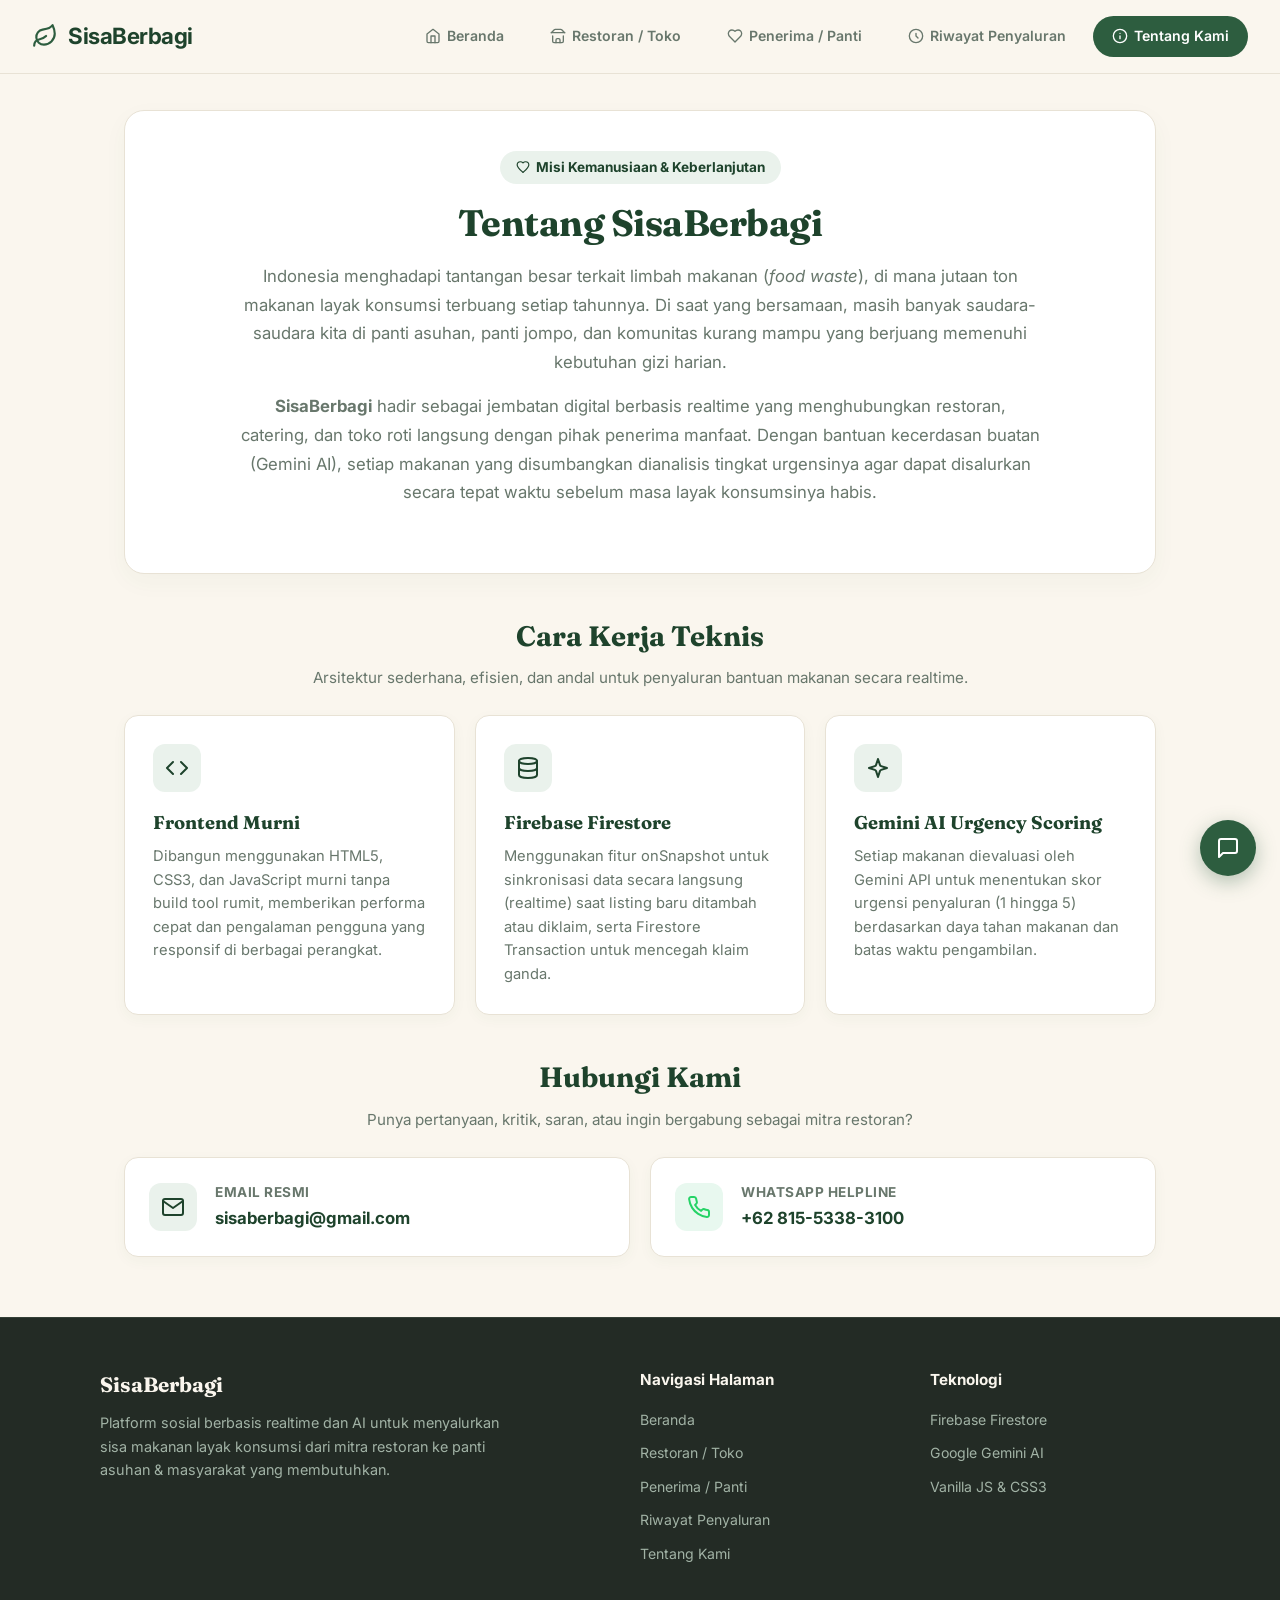
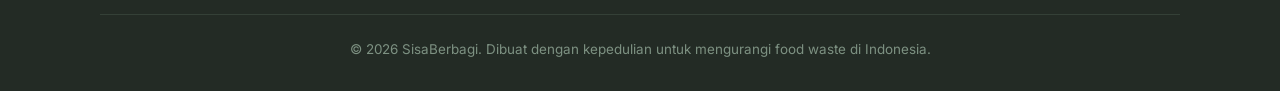
<file: tentang.html>
<!DOCTYPE html>
<html lang="id">
<head>
  <meta charset="UTF-8">
  <meta name="viewport" content="width=device-width, initial-scale=1.0">
  <title>SisaBerbagi - Tentang Kami</title>
  <!-- Google Fonts Editorial: Fraunces & Inter -->
  <link rel="stylesheet" href="https://fonts.googleapis.com/css2?family=Fraunces:opsz,wght@9..144,600;9..144,700&family=Inter:wght@400;500;600;700&display=swap">
  <link rel="stylesheet" href="tentang.css">
  <!-- Link Stylesheet Chatbot AI -->
  <link rel="stylesheet" href="chatbot.css">
</head>
<body>

  <!-- NAVIGASI UTAMA -->
  <nav class="navbar">
    <a href="index.html" class="brand">
      <svg class="icon-brand" width="26" height="26" viewBox="0 0 24 24" fill="none" stroke="currentColor" stroke-width="2" stroke-linecap="round" stroke-linejoin="round">
        <path d="M11 20A7 7 0 0 1 9.8 6.1C15.5 5 17 4.48 19 2c1 2 2 4.18 2 8 0 5.5-4.78 10-10 10Z"/>
        <path d="M2 21c0-3 1.85-5.36 5.08-6C9.5 14.52 12 13 13 12"/>
      </svg>
      <span>SisaBerbagi</span>
    </a>

    <!-- Tombol Hamburger Mobile -->
    <button class="nav-toggle" id="navToggle" aria-label="Menu Navigasi">
      <svg width="22" height="22" viewBox="0 0 24 24" fill="none" stroke="currentColor" stroke-width="2" stroke-linecap="round" stroke-linejoin="round">
        <line x1="3" y1="12" x2="21" y2="12"></line>
        <line x1="3" y1="6" x2="21" y2="6"></line>
        <line x1="3" y1="18" x2="21" y2="18"></line>
      </svg>
    </button>

    <div class="nav-links">
      <a href="index.html" class="nav-link">
        <svg width="16" height="16" viewBox="0 0 24 24" fill="none" stroke="currentColor" stroke-width="2" stroke-linecap="round" stroke-linejoin="round"><path d="m3 9 9-7 9 7v11a2 2 0 0 1-2 2H5a2 2 0 0 1-2-2z"/><polyline points="9 22 9 12 15 12 15 22"/></svg>
        Beranda
      </a>
      <a href="restoran.html" class="nav-link">
        <svg width="16" height="16" viewBox="0 0 24 24" fill="none" stroke="currentColor" stroke-width="2" stroke-linecap="round" stroke-linejoin="round"><path d="m2 7 4.41-4.41A2 2 0 0 1 7.83 2h8.34a2 2 0 0 1 1.42.59L22 7"/><path d="M4 12v8a2 2 0 0 0 2 2h12a2 2 0 0 0 2-2v-8"/><path d="M15 22v-4a2 2 0 0 0-2-2h-2a2 2 0 0 0-2 2v4"/><path d="M2 7h20"/></svg>
        Restoran / Toko
      </a>
      <a href="penerima.html" class="nav-link">
        <svg width="16" height="16" viewBox="0 0 24 24" fill="none" stroke="currentColor" stroke-width="2" stroke-linecap="round" stroke-linejoin="round"><path d="M19 14c1.49-1.46 3-3.21 3-5.5A5.5 5.5 0 0 0 16.5 3c-1.76 0-3 .5-4.5 2-1.5-1.5-2.74-2-4.5-2A5.5 5.5 0 0 0 2 8.5c0 2.3 1.5 4.05 3 5.5l7 7Z"/></svg>
        Penerima / Panti
      </a>
      <a href="riwayat.html" class="nav-link">
        <svg width="16" height="16" viewBox="0 0 24 24" fill="none" stroke="currentColor" stroke-width="2" stroke-linecap="round" stroke-linejoin="round"><path d="M12 8v4l3 3"/><circle cx="12" cy="12" r="10"/></svg>
        Riwayat Penyaluran
      </a>
      <a href="tentang.html" class="nav-link active">
        <svg width="16" height="16" viewBox="0 0 24 24" fill="none" stroke="currentColor" stroke-width="2" stroke-linecap="round" stroke-linejoin="round"><circle cx="12" cy="12" r="10"/><path d="M12 16v-4"/><path d="M12 8h.01"/></svg>
        Tentang Kami
      </a>
    </div>
  </nav>

  <!-- KONTEN UTAMA -->
  <div class="container">

    <!-- 1. HERO SECTION (CERITA & MOTIVASI) -->
    <section class="hero-section">
      <div class="hero-badge">
        <svg width="14" height="14" viewBox="0 0 24 24" fill="none" stroke="currentColor" stroke-width="2" stroke-linecap="round" stroke-linejoin="round"><path d="M12 21.35l-1.45-1.32C5.4 15.36 2 12.28 2 8.5 2 5.42 4.42 3 7.5 3c1.74 0 3.41.81 4.5 2.09C13.09 3.81 14.76 3 16.5 3 19.58 3 22 5.42 22 8.5c0 3.78-3.4 6.86-8.55 11.54L12 21.35z"/></svg>
        Misi Kemanusiaan & Keberlanjutan
      </div>
      <h1 class="hero-title">Tentang SisaBerbagi</h1>
      <p class="hero-text">
        Indonesia menghadapi tantangan besar terkait limbah makanan (<em>food waste</em>), di mana jutaan ton makanan layak konsumsi terbuang setiap tahunnya. Di saat yang bersamaan, masih banyak saudara-saudara kita di panti asuhan, panti jompo, dan komunitas kurang mampu yang berjuang memenuhi kebutuhan gizi harian.
      </p>
      <p class="hero-text">
        <strong>SisaBerbagi</strong> hadir sebagai jembatan digital berbasis realtime yang menghubungkan restoran, catering, dan toko roti langsung dengan pihak penerima manfaat. Dengan bantuan kecerdasan buatan (Gemini AI), setiap makanan yang disumbangkan dianalisis tingkat urgensinya agar dapat disalurkan secara tepat waktu sebelum masa layak konsumsinya habis.
      </p>
    </section>

    <!-- 2. CARA KERJA TEKNIS -->
    <section class="section-block">
      <div class="section-header">
        <h2 class="section-title">Cara Kerja Teknis</h2>
        <p class="section-subtitle">Arsitektur sederhana, efisien, dan andal untuk penyaluran bantuan makanan secara realtime.</p>
      </div>

      <div class="tech-grid">
        <div class="tech-card">
          <div class="tech-icon-box">
            <svg width="24" height="24" viewBox="0 0 24 24" fill="none" stroke="currentColor" stroke-width="2" stroke-linecap="round" stroke-linejoin="round"><polyline points="16 18 22 12 16 6"/><polyline points="8 6 2 12 8 18"/></svg>
          </div>
          <h3>Frontend Murni</h3>
          <p>Dibangun menggunakan HTML5, CSS3, dan JavaScript murni tanpa build tool rumit, memberikan performa cepat dan pengalaman pengguna yang responsif di berbagai perangkat.</p>
        </div>

        <div class="tech-card">
          <div class="tech-icon-box">
            <svg width="24" height="24" viewBox="0 0 24 24" fill="none" stroke="currentColor" stroke-width="2" stroke-linecap="round" stroke-linejoin="round"><ellipse cx="12" cy="5" rx="9" ry="3"/><path d="M21 12c0 1.66-4 3-9 3s-9-1.34-9-3"/><path d="M3 5v14c0 1.66 4 3 9 3s9-1.34 9-3V5"/></svg>
          </div>
          <h3>Firebase Firestore</h3>
          <p>Menggunakan fitur <code>onSnapshot</code> untuk sinkronisasi data secara langsung (realtime) saat listing baru ditambah atau diklaim, serta Firestore Transaction untuk mencegah klaim ganda.</p>
        </div>

        <div class="tech-card">
          <div class="tech-icon-box">
            <svg width="24" height="24" viewBox="0 0 24 24" fill="none" stroke="currentColor" stroke-width="2" stroke-linecap="round" stroke-linejoin="round"><path d="m12 3-1.912 5.813a2 2 0 0 1-1.275 1.275L3 12l5.813 1.912a2 2 0 0 1 1.275 1.275L12 21l1.912-5.813a2 2 0 0 1 1.275-1.275L21 12l-5.813-1.912a2 2 0 0 1-1.275-1.275L12 3Z"/></svg>
          </div>
          <h3>Gemini AI Urgency Scoring</h3>
          <p>Setiap makanan dievaluasi oleh Gemini API untuk menentukan skor urgensi penyaluran (1 hingga 5) berdasarkan daya tahan makanan dan batas waktu pengambilan.</p>
        </div>
      </div>
    </section>

    <!-- 3. HUBUNGI KAMI -->
    <section class="section-block">
      <div class="section-header">
        <h2 class="section-title">Hubungi Kami</h2>
        <p class="section-subtitle">Punya pertanyaan, kritik, saran, atau ingin bergabung sebagai mitra restoran?</p>
      </div>

      <div class="contact-grid">
        <a href="mailto:sisaberbagi@gmail.com" class="contact-card" style="text-decoration: none;">
          <div class="contact-icon">
            <svg width="24" height="24" viewBox="0 0 24 24" fill="none" stroke="currentColor" stroke-width="2" stroke-linecap="round" stroke-linejoin="round"><path d="M4 4h16c1.1 0 2 .9 2 2v12c0 1.1-.9 2-2 2H4c-1.1 0-2-.9-2-2V6c0-1.1.9-2 2-2z"/><polyline points="22,6 12,13 2,6"/></svg>
          </div>
          <div class="contact-info">
            <h4>Email Resmi</h4>
            <p>sisaberbagi@gmail.com</p>
          </div>
        </a>

        <a href="https://wa.me/6281553383100" target="_blank" rel="noopener noreferrer" class="contact-card" style="text-decoration: none;">
          <div class="contact-icon" style="background-color:#E8F8EF; color:#25D366;">
            <svg width="24" height="24" viewBox="0 0 24 24" fill="none" stroke="currentColor" stroke-width="2" stroke-linecap="round" stroke-linejoin="round"><path d="M22 16.92v3a2 2 0 0 1-2.18 2 19.79 19.79 0 0 1-8.63-3.07 19.5 19.5 0 0 1-6-6 19.79 19.79 0 0 1-3.07-8.67A2 2 0 0 1 4.11 2h3a2 2 0 0 1 2 1.72 12.84 12.84 0 0 0 .7 2.81 2 2 0 0 1-.45 2.11L8.09 9.91a16 16 0 0 0 6 6l1.27-1.27a2 2 0 0 1 2.11-.45 12.84 12.84 0 0 0 2.81.7A2 2 0 0 1 22 16.92z"/></svg>
          </div>
          <div class="contact-info">
            <h4>WhatsApp Helpline</h4>
            <p>+62 815-5338-3100</p>
          </div>
        </a>
      </div>
    </section>

  </div>

  <!-- FOOTER -->
  <footer class="footer">
    <div class="footer-container">
      <div class="footer-brand">
        <h3>SisaBerbagi</h3>
        <p>Platform sosial berbasis realtime dan AI untuk menyalurkan sisa makanan layak konsumsi dari mitra restoran ke panti asuhan & masyarakat yang membutuhkan.</p>
      </div>
      <div>
        <h4 class="footer-title">Navigasi Halaman</h4>
        <ul class="footer-links">
          <li><a href="index.html">Beranda</a></li>
          <li><a href="restoran.html">Restoran / Toko</a></li>
          <li><a href="penerima.html">Penerima / Panti</a></li>
          <li><a href="riwayat.html">Riwayat Penyaluran</a></li>
          <li><a href="tentang.html">Tentang Kami</a></li>
        </ul>
      </div>
      <div>
        <h4 class="footer-title">Teknologi</h4>
        <ul class="footer-links">
          <li><a href="#">Firebase Firestore</a></li>
          <li><a href="#">Google Gemini AI</a></li>
          <li><a href="#">Vanilla JS & CSS3</a></li>
        </ul>
      </div>
    </div>
    <div class="footer-bottom">
      <p>&copy; 2026 SisaBerbagi. Dibuat dengan kepedulian untuk mengurangi food waste di Indonesia.</p>
    </div>
  </footer>

  <!-- Widget Chatbot AI Floating -->
  <div class="chatbot-wrapper" id="chatbotWrapper">
    <!-- Panel Chatbot -->
    <div class="chatbot-panel" id="chatbotPanel" aria-hidden="true">
      <!-- Header Panel Chatbot -->
      <div class="chatbot-header">
        <div class="chatbot-header-info">
          <div class="chatbot-avatar">
            <svg width="20" height="20" viewBox="0 0 24 24" fill="none" stroke="currentColor" stroke-width="2" stroke-linecap="round" stroke-linejoin="round">
              <path d="M12 8V4H8"></path>
              <rect width="16" height="12" x="4" y="8" rx="2"></rect>
              <path d="M2 14h2"></path>
              <path d="M20 14h2"></path>
              <path d="M15 13v2"></path>
              <path d="M9 13v2"></path>
            </svg>
          </div>
          <div>
            <h3 class="chatbot-title">Asisten SisaBerbagi</h3>
            <span class="chatbot-status"><span class="status-dot"></span> Online</span>
          </div>
        </div>
        <button type="button" class="chatbot-close-btn" id="chatbotCloseBtn" aria-label="Tutup Chat">
          <svg width="18" height="18" viewBox="0 0 24 24" fill="none" stroke="currentColor" stroke-width="2" stroke-linecap="round" stroke-linejoin="round">
            <line x1="18" y1="6" x2="6" y2="18"></line>
            <line x1="6" y1="6" x2="18" y2="18"></line>
          </svg>
        </button>
      </div>

      <!-- Area Pesan (Scrollable) -->
      <div class="chatbot-messages" id="chatbotMessages">
        <!-- Pesan sambutan dan riwayat percakapan akan dimuat via JS -->
      </div>

      <!-- Form Input Pesan -->
      <form class="chatbot-input-form" id="chatbotForm">
        <input type="text" id="chatbotInput" class="chatbot-input" placeholder="Tanyakan sesuatu seputar SisaBerbagi..." autocomplete="off" required>
        <button type="submit" class="chatbot-send-btn" id="chatbotSendBtn" aria-label="Kirim Pesan">
          <svg width="18" height="18" viewBox="0 0 24 24" fill="none" stroke="currentColor" stroke-width="2" stroke-linecap="round" stroke-linejoin="round">
            <line x1="22" y1="2" x2="11" y2="13"></line>
            <polygon points="22 2 15 22 11 13 2 9 22 2"></polygon>
          </svg>
        </button>
      </form>
    </div>

    <!-- Tombol Bubble Floating -->
    <button type="button" class="chatbot-toggle-btn" id="chatbotToggleBtn" aria-label="Buka Chatbot AI">
      <svg class="icon-chat-open" width="24" height="24" viewBox="0 0 24 24" fill="none" stroke="currentColor" stroke-width="2" stroke-linecap="round" stroke-linejoin="round">
        <path d="M21 15a2 2 0 0 1-2 2H7l-4 4V5a2 2 0 0 1 2-2h14a2 2 0 0 1 2 2z"></path>
      </svg>
      <svg class="icon-chat-close" width="24" height="24" viewBox="0 0 24 24" fill="none" stroke="currentColor" stroke-width="2" stroke-linecap="round" stroke-linejoin="round">
        <line x1="18" y1="6" x2="6" y2="18"></line>
        <line x1="6" y1="6" x2="18" y2="18"></line>
      </svg>
    </button>
  </div>

  <script src="chatbot.js"></script>
  <!-- Script Navbar Hamburger Toggle -->
  <script src="navbar.js"></script>
</body>
</html>
</file>
<file: tentang.css>
/* Import Editorial Typography (Fraunces + Inter) */
@import url('https://fonts.googleapis.com/css2?family=Fraunces:opsz,wght@9..144,600;9..144,700&family=Inter:wght@400;500;600;700&display=swap');

:root {
  --primary: #2D5D3F;            /* Forest Olive Green */
  --primary-dark: #1E432C;       /* Dark Olive */
  --primary-light: #EAF2EC;      /* Soft Olive Tint */
  --primary-border: #B8D3C0;
  --bg-body: #FAF6EE;            /* Warm Off-White / Cream */
  --bg-card: #FFFFFF;
  --text-main: #232B25;
  --text-muted: #68776C;
  --border-color: #E8E2D5;
  --radius: 14px;
}

* {
  box-sizing: border-box;
  margin: 0;
  padding: 0;
  font-family: 'Inter', sans-serif;
}

h1, h2, h3, .brand {
  font-family: 'Fraunces', serif;
}

body {
  background-color: var(--bg-body);
  color: var(--text-main);
  line-height: 1.6;
  min-height: 100vh;
}

/* Navigasi Utama */
.navbar {
  background-color: #FAF6EE;
  border-bottom: 1px solid var(--border-color);
  padding: 16px 32px;
  display: flex;
  justify-content: space-between;
  align-items: center;
  position: sticky;
  top: 0;
  z-index: 100;
}

.brand {
  font-size: 1.4rem;
  font-weight: 700;
  color: var(--primary-dark);
  display: flex;
  align-items: center;
  gap: 10px;
  letter-spacing: -0.5px;
  text-decoration: none;
}

.icon-brand {
  stroke: var(--primary);
  flex-shrink: 0;
}

.nav-links {
  display: flex;
  gap: 8px;
}

.nav-link {
  text-decoration: none;
  padding: 8px 18px;
  border-radius: 30px;
  font-size: 0.88rem;
  font-weight: 600;
  color: var(--text-muted);
  background-color: transparent;
  border: 1px solid transparent;
  transition: all 0.2s ease;
  display: flex;
  align-items: center;
  gap: 6px;
}

.nav-link:hover {
  color: var(--primary-dark);
  background-color: rgba(45, 93, 63, 0.06);
}

.nav-link.active {
  color: #FFFFFF;
  background-color: var(--primary);
}

/* Tombol Hamburger Menu Mobile */
.nav-toggle {
  display: none;
  background: transparent;
  border: 1.5px solid var(--border-color);
  padding: 8px 10px;
  border-radius: 10px;
  color: var(--primary-dark);
  cursor: pointer;
  transition: all 0.2s ease;
}

.nav-toggle:hover {
  background-color: var(--primary-light);
}

@media (max-width: 768px) {
  .navbar {
    padding: 14px 20px;
    flex-wrap: wrap;
    position: sticky;
    top: 0;
  }

  .nav-toggle {
    display: flex;
    align-items: center;
    justify-content: center;
  }

  .nav-links {
    display: none;
    flex-direction: column;
    width: 100%;
    margin-top: 12px;
    padding-top: 12px;
    border-top: 1px solid var(--border-color);
    gap: 8px;
  }

  .nav-links.open {
    display: flex;
    animation: fadeInDownNav 0.25s ease forwards;
  }

  .nav-link {
    width: 100%;
    justify-content: flex-start;
    padding: 10px 16px;
    border-radius: 10px;
  }
}

@keyframes fadeInDownNav {
  from {
    opacity: 0;
    transform: translateY(-8px);
  }
  to {
    opacity: 1;
    transform: translateY(0);
  }
}

/* Container Main */
.container {
  max-width: 1080px;
  margin: 36px auto;
  padding: 0 24px;
}

/* Hero Section */
.hero-section {
  text-align: center;
  padding: 40px 20px 50px;
  background-color: #FFFFFF;
  border-radius: 20px;
  border: 1px solid var(--border-color);
  box-shadow: 0 8px 24px rgba(45, 93, 63, 0.04);
  margin-bottom: 40px;
}

.hero-badge {
  display: inline-flex;
  align-items: center;
  gap: 6px;
  background-color: var(--primary-light);
  color: var(--primary-dark);
  padding: 6px 16px;
  border-radius: 30px;
  font-size: 0.85rem;
  font-weight: 700;
  margin-bottom: 16px;
}

.hero-title {
  font-size: 2.3rem;
  color: var(--primary-dark);
  letter-spacing: -0.5px;
  margin-bottom: 16px;
  line-height: 1.25;
}

.hero-text {
  font-size: 1.05rem;
  color: var(--text-muted);
  max-width: 800px;
  margin: 0 auto 16px;
  line-height: 1.7;
}

/* Section Blocks */
.section-block {
  margin-bottom: 40px;
}

.section-header {
  margin-bottom: 24px;
  text-align: center;
}

.section-title {
  font-size: 1.75rem;
  color: var(--primary-dark);
  margin-bottom: 8px;
}

.section-subtitle {
  color: var(--text-muted);
  font-size: 0.95rem;
}

/* Tech Grid */
.tech-grid {
  display: grid;
  grid-template-columns: repeat(auto-fit, minmax(300px, 1fr));
  gap: 20px;
}

.tech-card {
  background: white;
  padding: 28px;
  border-radius: var(--radius);
  border: 1px solid var(--border-color);
  box-shadow: 0 4px 14px rgba(45, 93, 63, 0.04);
  transition: transform 0.2s ease;
}

.tech-card:hover {
  transform: translateY(-3px);
}

.tech-icon-box {
  width: 48px;
  height: 48px;
  border-radius: 12px;
  background-color: var(--primary-light);
  color: var(--primary-dark);
  display: flex;
  align-items: center;
  justify-content: center;
  margin-bottom: 16px;
}

.tech-card h3 {
  font-size: 1.15rem;
  color: var(--primary-dark);
  margin-bottom: 8px;
}

.tech-card p {
  font-size: 0.92rem;
  color: var(--text-muted);
  line-height: 1.6;
}

/* Contact Grid */
.contact-grid {
  display: grid;
  grid-template-columns: repeat(auto-fit, minmax(280px, 1fr));
  gap: 20px;
}

.contact-card {
  background: white;
  padding: 24px;
  border-radius: var(--radius);
  border: 1px solid var(--border-color);
  box-shadow: 0 4px 14px rgba(45, 93, 63, 0.04);
  display: flex;
  align-items: center;
  gap: 18px;
  position: relative;
}

.contact-icon {
  width: 48px;
  height: 48px;
  border-radius: 12px;
  background-color: var(--primary-light);
  color: var(--primary-dark);
  display: flex;
  align-items: center;
  justify-content: center;
  flex-shrink: 0;
}

.contact-info h4 {
  font-size: 0.85rem;
  color: var(--text-muted);
  text-transform: uppercase;
  letter-spacing: 0.5px;
  margin-bottom: 2px;
}

.contact-info p {
  font-size: 1.05rem;
  font-weight: 700;
  color: var(--primary-dark);
}

.demo-badge {
  position: absolute;
  top: 14px;
  right: 14px;
  font-size: 0.72rem;
  font-weight: 700;
  background-color: #FAF8F5;
  border: 1px solid var(--border-color);
  color: var(--text-muted);
  padding: 2px 8px;
  border-radius: 20px;
}

/* Footer */
.footer {
  background-color: #232B25;
  color: #D2DDD5;
  padding: 50px 32px 30px;
  margin-top: 60px;
  border-top: 1px solid #344037;
}

.footer-container {
  max-width: 1080px;
  margin: 0 auto;
  display: grid;
  grid-template-columns: 2fr 1fr 1fr;
  gap: 40px;
  margin-bottom: 40px;
}

@media (max-width: 768px) {
  .footer-container {
    grid-template-columns: 1fr;
  }
}

.footer-brand h3 {
  font-size: 1.3rem;
  color: #FAF6EE;
  margin-bottom: 10px;
}

.footer-brand p {
  font-size: 0.9rem;
  color: #A1B2A5;
  max-width: 400px;
  line-height: 1.6;
}

.footer-title {
  font-size: 0.95rem;
  font-weight: 700;
  color: #FAF6EE;
  margin-bottom: 14px;
}

.footer-links {
  list-style: none;
}

.footer-links li {
  margin-bottom: 8px;
}

.footer-links a {
  color: #A1B2A5;
  text-decoration: none;
  font-size: 0.88rem;
  transition: color 0.2s ease;
}

.footer-links a:hover {
  color: #FAF6EE;
}

.footer-bottom {
  max-width: 1080px;
  margin: 0 auto;
  padding-top: 24px;
  border-top: 1px solid #344037;
  text-align: center;
  font-size: 0.84rem;
  color: #7D9182;
}
</file>
<file: chatbot.css>
/* ==============================================================================
 * STYLING CHATBOT AI FLOATING WIDGET (SISABERBAGI)
 * Menyesuaikan dengan Tema Visual Project (Fraunces + Inter, Forest Green & Cream)
 * ============================================================================== */

/* Wrapper Utama Chatbot (Fixed Position di Pojok Kanan Bawah) */
.chatbot-wrapper {
  position: fixed;
  bottom: 24px;
  right: 24px;
  z-index: 9999;
  font-family: 'Inter', sans-serif;
}

/* Tombol Bubble Floating */
.chatbot-toggle-btn {
  width: 56px;
  height: 56px;
  border-radius: 50%;
  background-color: var(--primary, #2D5D3F);
  color: #FFFFFF;
  border: none;
  cursor: pointer;
  display: flex;
  align-items: center;
  justify-content: center;
  box-shadow: 0 6px 20px rgba(45, 93, 63, 0.35);
  transition: all 0.3s cubic-bezier(0.16, 1, 0.3, 1);
  position: relative;
  margin-left: auto;
}

.chatbot-toggle-btn:hover {
  background-color: var(--primary-dark, #1E432C);
  transform: scale(1.08);
  box-shadow: 0 8px 24px rgba(30, 67, 44, 0.45);
}

.chatbot-toggle-btn:active {
  transform: scale(0.95);
}

.chatbot-toggle-btn .icon-chat-close {
  display: none;
}

.chatbot-toggle-btn.active .icon-chat-open {
  display: none;
}

.chatbot-toggle-btn.active .icon-chat-close {
  display: block;
}

/* Panel Chat Floating (Ukuran Standard ~350x450px) */
.chatbot-panel {
  position: absolute;
  bottom: 72px;
  right: 0;
  width: 350px;
  height: 450px;
  max-height: calc(100vh - 110px);
  background-color: #FFFFFF;
  border-radius: 20px;
  box-shadow: 0 12px 36px rgba(35, 43, 37, 0.18);
  border: 1px solid var(--border-color, #E8E2D5);
  display: flex;
  flex-direction: column;
  overflow: hidden;
  opacity: 0;
  pointer-events: none;
  transform: translateY(16px) scale(0.95);
  transition: all 0.3s cubic-bezier(0.16, 1, 0.3, 1);
  transform-origin: bottom right;
}

.chatbot-panel.active {
  opacity: 1;
  pointer-events: auto;
  transform: translateY(0) scale(1);
}

/* Header Chatbot */
.chatbot-header {
  background-color: var(--primary, #2D5D3F);
  color: #FFFFFF;
  padding: 14px 18px;
  display: flex;
  align-items: center;
  justify-content: space-between;
  border-bottom: 1px solid rgba(255, 255, 255, 0.1);
}

.chatbot-header-info {
  display: flex;
  align-items: center;
  gap: 12px;
}

.chatbot-avatar {
  width: 34px;
  height: 34px;
  border-radius: 50%;
  background-color: rgba(255, 255, 255, 0.2);
  display: flex;
  align-items: center;
  justify-content: center;
  color: #FFFFFF;
  flex-shrink: 0;
}

.chatbot-title {
  font-family: 'Fraunces', serif;
  font-size: 1.05rem;
  font-weight: 700;
  color: #FFFFFF;
  margin: 0;
  line-height: 1.2;
}

.chatbot-status {
  font-size: 0.75rem;
  color: rgba(255, 255, 255, 0.85);
  display: flex;
  align-items: center;
  gap: 6px;
  margin-top: 2px;
}

.status-dot {
  width: 7px;
  height: 7px;
  border-radius: 50%;
  background-color: #52C41A;
  display: inline-block;
  box-shadow: 0 0 6px #52C41A;
}

.chatbot-close-btn {
  background: transparent;
  border: none;
  color: rgba(255, 255, 255, 0.8);
  cursor: pointer;
  padding: 4px;
  border-radius: 50%;
  display: flex;
  align-items: center;
  justify-content: center;
  transition: all 0.2s ease;
}

.chatbot-close-btn:hover {
  color: #FFFFFF;
  background-color: rgba(255, 255, 255, 0.15);
}

/* Area Pesan Chat (Scrollable) */
.chatbot-messages {
  flex: 1;
  padding: 16px;
  overflow-y: auto;
  background-color: var(--bg-body, #FAF6EE);
  display: flex;
  flex-direction: column;
  gap: 12px;
  scroll-behavior: smooth;
}

/* Gelembung Pesan (Chat Bubbles) */
.chat-msg {
  max-width: 85%;
  font-size: 0.88rem;
  line-height: 1.5;
  word-wrap: break-word;
  animation: fadeInMsg 0.25s ease-out forwards;
}

@keyframes fadeInMsg {
  from {
    opacity: 0;
    transform: translateY(6px);
  }
  to {
    opacity: 1;
    transform: translateY(0);
  }
}

/* Pesan dari Asisten AI */
.chat-msg-bot {
  align-self: flex-start;
  background-color: #FFFFFF;
  color: var(--text-main, #232B25);
  padding: 10px 14px;
  border-radius: 16px 16px 16px 4px;
  box-shadow: 0 2px 6px rgba(0, 0, 0, 0.05);
  border: 1px solid var(--border-color, #E8E2D5);
}

/* Pesan dari User */
.chat-msg-user {
  align-self: flex-end;
  background-color: var(--primary, #2D5D3F);
  color: #FFFFFF;
  padding: 10px 14px;
  border-radius: 16px 16px 4px 16px;
  box-shadow: 0 2px 6px rgba(45, 93, 63, 0.2);
}

/* Indikator "Mengetik..." (Typing Indicator) */
.chat-typing {
  align-self: flex-start;
  background-color: #FFFFFF;
  padding: 10px 16px;
  border-radius: 16px 16px 16px 4px;
  border: 1px solid var(--border-color, #E8E2D5);
  display: flex;
  align-items: center;
  gap: 4px;
}

.typing-dot {
  width: 6px;
  height: 6px;
  background-color: var(--text-muted, #68776C);
  border-radius: 50%;
  animation: typingBlink 1.4s infinite ease-in-out both;
}

.typing-dot:nth-child(1) { animation-delay: 0s; }
.typing-dot:nth-child(2) { animation-delay: 0.2s; }
.typing-dot:nth-child(3) { animation-delay: 0.4s; }

@keyframes typingBlink {
  0%, 80%, 100% { transform: scale(0.6); opacity: 0.4; }
  40% { transform: scale(1); opacity: 1; }
}

/* Form Input Chatbot */
.chatbot-input-form {
  padding: 12px 14px;
  background-color: #FFFFFF;
  border-top: 1px solid var(--border-color, #E8E2D5);
  display: flex;
  align-items: center;
  gap: 8px;
}

.chatbot-input {
  flex: 1;
  border: 1px solid var(--border-color, #E8E2D5);
  border-radius: 24px;
  padding: 9px 14px;
  font-size: 0.86rem;
  outline: none;
  background-color: var(--bg-body, #FAF6EE);
  color: var(--text-main, #232B25);
  transition: border-color 0.2s ease, background-color 0.2s ease;
}

.chatbot-input:focus {
  border-color: var(--primary, #2D5D3F);
  background-color: #FFFFFF;
}

.chatbot-send-btn {
  width: 36px;
  height: 36px;
  border-radius: 50%;
  background-color: var(--primary, #2D5D3F);
  color: #FFFFFF;
  border: none;
  cursor: pointer;
  display: flex;
  align-items: center;
  justify-content: center;
  flex-shrink: 0;
  transition: all 0.2s ease;
}

.chatbot-send-btn:hover {
  background-color: var(--primary-dark, #1E432C);
  transform: scale(1.05);
}

.chatbot-send-btn:disabled {
  background-color: var(--border-color, #E8E2D5);
  cursor: not-allowed;
  transform: none;
}

/* Responsif untuk Layar Mobile (Ukuran Kecil) */
@media (max-width: 480px) {
  .chatbot-wrapper {
    bottom: 16px;
    right: 16px;
  }
  
  .chatbot-panel {
    width: calc(100vw - 32px);
    max-width: 350px;
    bottom: 68px;
    right: 0;
    height: 420px;
  }
}
</file>
